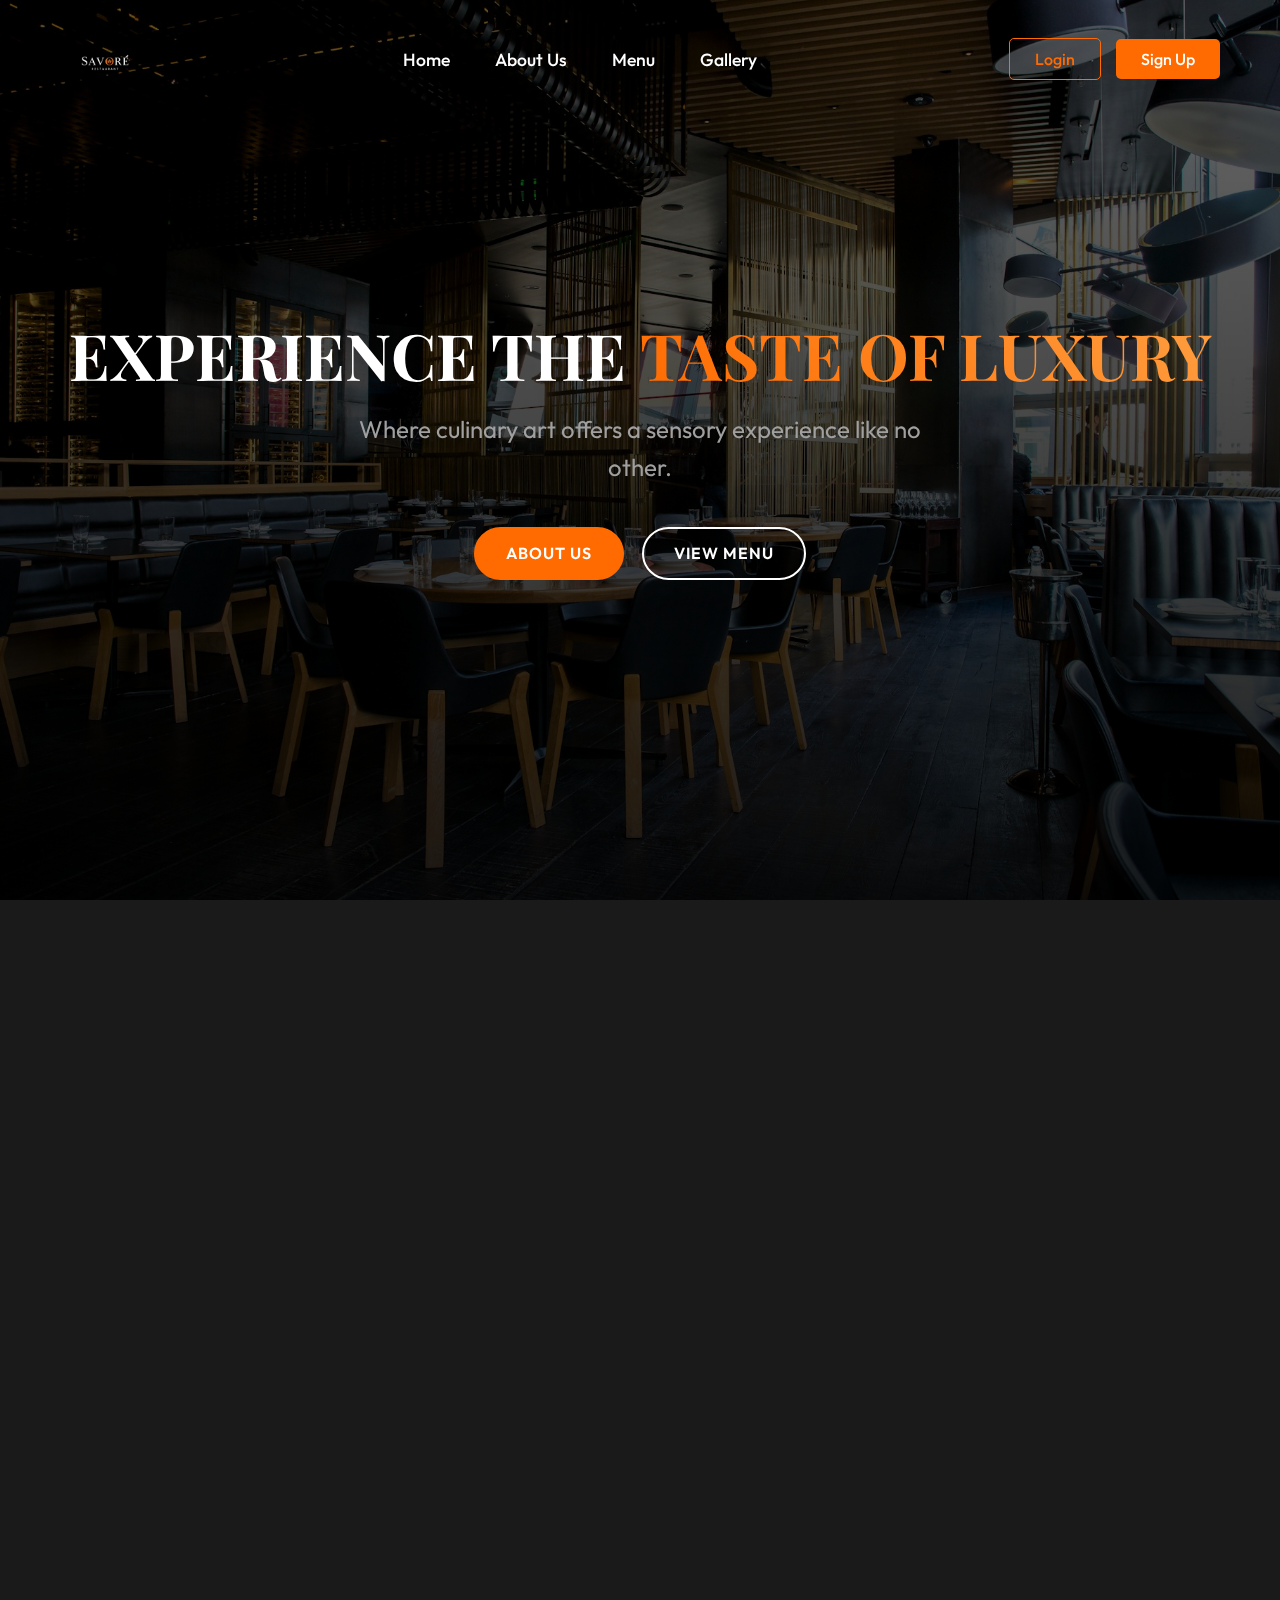
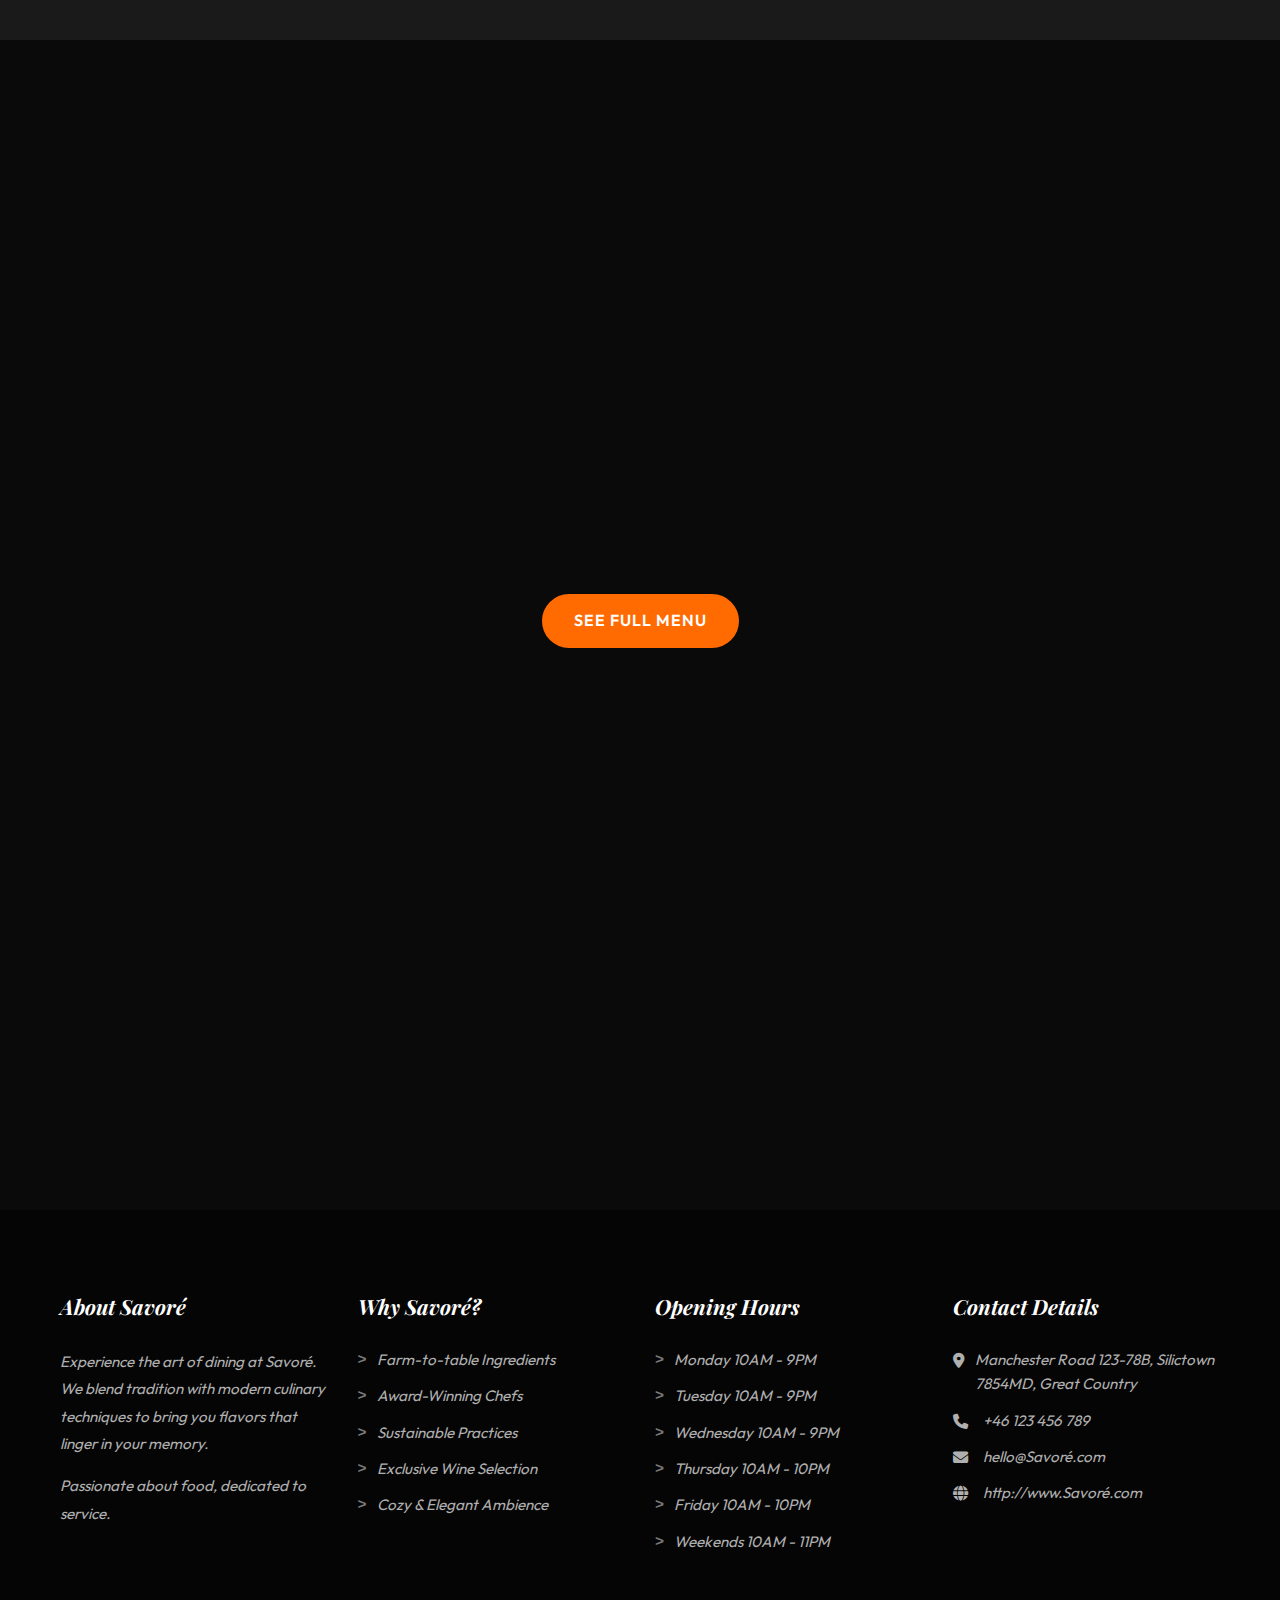
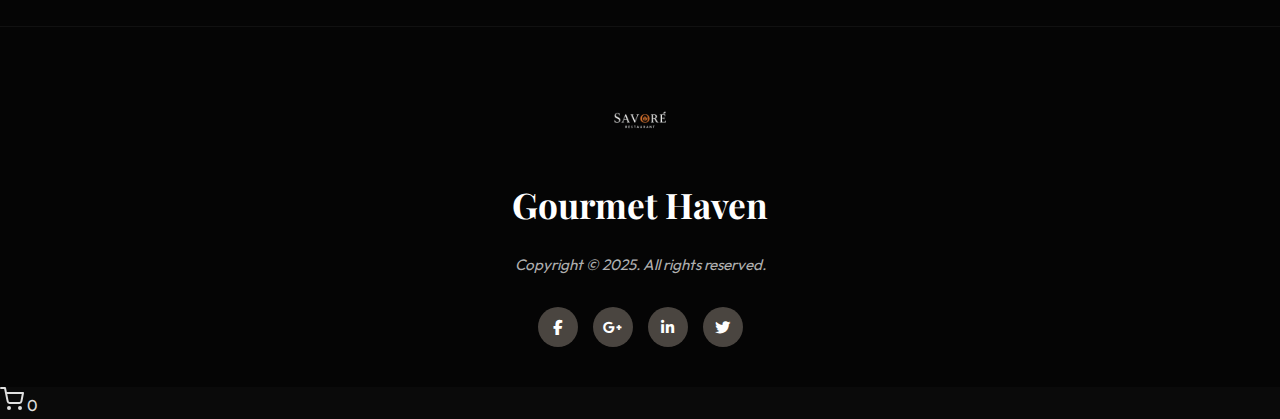
<file: index.html>
<!DOCTYPE html>
<html lang="en">

<head>
    <meta charset="UTF-8">
    <meta name="viewport" content="width=device-width, initial-scale=1.0">
    <title>Savoré</title>
    <link rel="icon" href="images/favicon.ico" />
    <!-- CSS -->
    <link rel="stylesheet" href="style.css">
    <!-- Font Awesome for Icons -->
    <link rel="stylesheet" href="https://cdnjs.cloudflare.com/ajax/libs/font-awesome/6.4.0/css/all.min.css">
    <!-- AOS Animation Library -->
    <link rel="stylesheet" href="https://unpkg.com/aos@next/dist/aos.css" />
    <!-- Google Fonts -->
    <link
        href="https://fonts.googleapis.com/css2?family=Outfit:wght@300;400;600;700&family=Playfair+Display:ital,wght@0,400;0,700;1,400&display=swap"
        rel="stylesheet">
</head>

<body>

    <!-- Navigation -->
    <nav class="navbar" id="navbar">
        <div class="container nav-container">
            <a href="index.html" class="logo">
                <img src="images/logo.png" alt="Gourmet Haven Logo">
            </a>
            <div class="menu-toggle" id="mobile-menu">
                <span class="bar"></span>
                <span class="bar"></span>
                <span class="bar"></span>
            </div>

            <!-- Centered Navigation Links -->
            <ul class="nav-menu center-nav">
                <li><a href="index.html" class="nav-link active">Home</a></li>
                <li><a href="#about" class="nav-link">About Us</a></li>
                <li><a href="menu.html" class="nav-link">Menu</a></li>
                <li><a href="#gallery" class="nav-link">Gallery</a></li>
            </ul>

            <!-- Right Aligned Auth Buttons -->
            <ul class="nav-auth">
                <li><a href="restaurant_login.html" class="nav-link btn-login">Login</a></li>
                <li><a href="restaurant_signup.html" class="nav-link btn-signup">Sign Up</a></li>
            </ul>
        </div>
    </nav>

    <!-- Hero Section -->
    <section class="hero" id="home">
        <div class="hero-bg-overlay"></div>
        <div class="hero-content" data-aos="fade-up" data-aos-duration="1000">
            <h1 class="hero-title">Experience the <span class="text-gradient">Taste of Luxury</span></h1>
            <p class="hero-subtitle">Where culinary art offers a sensory experience like no other.</p>
            <div class="hero-buttons">
                <a href="#about" class="btn btn-primary smooth-scroll">About Us</a>
                <a href="menu.html" class="btn btn-secondary">View Menu</a>
            </div>
        </div>
        <!-- Moving Background Elements (Animated via CSS) -->
        <div class="hero-floating-images">
            <!-- We will use CSS background on the hero section for the main effect, 
                 or floating elements here if we want parallax particles -->
        </div>
    </section>

    <!-- About Us Section -->
    <section class="about" id="about">
        <div class="container about-container">
            <div class="about-content-wrapper" data-aos="fade-right">
                <h2 class="section-title about-savaro-title">About Savoré</h2>
                <span class="divider-line"></span>
                <p>Welcome to Gourmet Haven, where tradition meets innovation. Our journey began with a simple passion:
                    to create an unforgettable dining experience. Every dish tells a story of heritage, flavor, and
                    dedication.</p>
                <p>We source the finest ingredients from local farmers and global artisans to bring you flavors that
                    excite the palate and warm the soul.</p>
                <div class="about-signature">
                    <img src="images/logo.png" alt="Signature" style="height: 40px; opacity: 0.7;">
                </div>
            </div>
            <div class="about-img-gallery" data-aos="zoom-in">
                <div class="img-box main-img">
                    <img src="images/about.jpg" alt="Restaurant Interior">
                </div>
                <div class="img-box sub-img">
                    <img src="images/steak.jpg" alt="Signature Dish">
                </div>
                <div class="experience-badge-floating">
                    <span class="count">15</span>
                    <span class="label">Years of<br>Magic</span>
                </div>
            </div>
        </div>
    </section>

    <!-- Featured Dishes (Gallery) -->
    <section class="featured" id="gallery">
        <div class="container">
            <div class="section-header text-center" data-aos="fade-up">
                <h4 class="section-subtitle">Delicacies</h4>
                <h2 class="section-title">Featured <span class="highlight">Dishes</span></h2>
            </div>
            <div class="gallery-grid">
                <div class="gallery-item" data-aos="zoom-in" data-aos-delay="100">
                    <img src="images/burger.jpg" alt="Gourmet Burger">
                    <div class="overlay">
                        <h3>Classic Burger</h3>
                        <p>Juicy beef patty with fresh veggies</p>
                    </div>
                </div>
                <div class="gallery-item" data-aos="zoom-in" data-aos-delay="200">
                    <img src="images/pizza.jpg" alt="Italian Pizza">
                    <div class="overlay">
                        <h3>Woodfire Pizza</h3>
                        <p>Authentic Italian taste</p>
                    </div>
                </div>
                <div class="gallery-item" data-aos="zoom-in" data-aos-delay="300">
                    <img src="images/pasta.jpg" alt="Creamy Pasta">
                    <div class="overlay">
                        <h3>Creamy Pasta</h3>
                        <p>Rich alfredo sauce with herbs</p>
                    </div>
                </div>
                <div class="gallery-item" data-aos="zoom-in" data-aos-delay="400">
                    <img src="images/steak.jpg" alt="Premium Steak">
                    <div class="overlay">
                        <h3>Grilled Steak</h3>
                        <p>Cooked to perfection</p>
                    </div>
                </div>
            </div>
            <div class="text-center mt-2">
                <a href="menu.html" class="btn btn-primary">See Full Menu</a>
            </div>
        </div>
    </section>

    <!-- Why Choose Us (Extra Section) -->
    <section class="why-us" id="why-us">
        <div class="container">
            <div class="why-us-grid">
                <div class="why-card" data-aos="fade-up" data-aos-delay="100">
                    <div class="icon-box">
                        <i class="fa-solid fa-truck-fast"></i>
                    </div>
                    <h3>Fast Delivery</h3>
                    <p>Hot and fresh food delivered to your doorstep in record time.</p>
                </div>
                <div class="why-card featured-card" data-aos="fade-up" data-aos-delay="200">
                    <div class="icon-box">
                        <i class="fa-solid fa-medal"></i>
                    </div>
                    <h3>Premium Quality</h3>
                    <p>We never compromise on quality. Only the best for our guests.</p>
                </div>
                <div class="why-card" data-aos="fade-up" data-aos-delay="300">
                    <div class="icon-box">
                        <i class="fa-solid fa-wine-glass"></i>
                    </div>
                    <h3>Exquisite Drinks</h3>
                    <p>A curated selection of wines and beverages to complement your meal.</p>
                </div>
            </div>
        </div>
    </section>

    <!-- Footer -->
    <footer class="footer-custom">
        <div class="container">
            <div class="footer-top-grid">
                <!-- Col 1: About Us -->
                <div class="footer-widget">
                    <h3 class="widget-title">About Savoré</h3>
                    <p class="footer-text">
                        Experience the art of dining at Savoré. We blend tradition with modern culinary techniques to
                        bring you flavors that linger in your memory.
                    </p>
                    <p class="footer-text mt-2">
                        Passionate about food, dedicated to service.
                    </p>
                </div>

                <!-- Col 2: Why we are special -->
                <div class="footer-widget">
                    <h3 class="widget-title">Why Savoré?</h3>
                    <ul class="footer-list arrow-list">
                        <li><a href="#">Farm-to-table Ingredients</a></li>
                        <li><a href="#">Award-Winning Chefs</a></li>
                        <li><a href="#">Sustainable Practices</a></li>
                        <li><a href="#">Exclusive Wine Selection</a></li>
                        <li><a href="#">Cozy & Elegant Ambience</a></li>
                    </ul>
                </div>

                <!-- Col 3: Opening Hours -->
                <div class="footer-widget">
                    <h3 class="widget-title">Opening Hours</h3>
                    <ul class="footer-list arrow-list">
                        <li><span>Monday 10AM - 9PM</span></li>
                        <li><span>Tuesday 10AM - 9PM</span></li>
                        <li><span>Wednesday 10AM - 9PM</span></li>
                        <li><span>Thursday 10AM - 10PM</span></li>
                        <li><span>Friday 10AM - 10PM</span></li>
                        <li><span>Weekends 10AM - 11PM</span></li>
                    </ul>
                </div>

                <!-- Col 4: Contact Details -->
                <div class="footer-widget">
                    <h3 class="widget-title">Contact Details</h3>
                    <ul class="footer-list icon-list">
                        <li><i class="fa-solid fa-location-dot"></i> <span>Manchester Road 123-78B, Silictown 7854MD,
                                Great Country</span></li>
                        <li><i class="fa-solid fa-phone"></i> <span>+46 123 456 789</span></li>
                        <li><i class="fa-solid fa-envelope"></i> <span>hello@Savoré.com</span></li>
                        <li><i class="fa-solid fa-globe"></i> <span>http://www.Savoré.com</span></li>
                    </ul>
                </div>
            </div>
        </div>

        <!-- Bottom Bar -->
        <div class="footer-bottom-bar">
            <div class="container footer-bottom-content">
                <div class="footer-brand-centered">
                    <img src="images/logo.png" alt="Bakery Logo">
                    <h2>Gourmet Haven</h2>
                </div>
                <p class="copyright-text">Copyright &copy; 2025. All rights reserved.</p>
                <div class="social-icons-round">
                    <a href="#"><i class="fa-brands fa-facebook-f"></i></a>
                    <a href="#"><i class="fa-brands fa-google-plus-g"></i></a>
                    <a href="#"><i class="fa-brands fa-linkedin-in"></i></a>
                    <a href="#"><i class="fa-brands fa-twitter"></i></a>
                </div>
            </div>
        </div>
    </footer>

    <!-- Floating Cart Button -->
    <a href="order.html" class="cart-float" id="cartFloat">
        <svg xmlns="http://www.w3.org/2000/svg" width="24" height="24" viewBox="0 0 24 24" fill="none"
            stroke="currentColor" stroke-width="2" stroke-linecap="round" stroke-linejoin="round">
            <circle cx="9" cy="21" r="1"></circle>
            <circle cx="20" cy="21" r="1"></circle>
            <path d="M1 1h4l2.68 13.39a2 2 0 0 0 2 1.61h9.72a2 2 0 0 0 2-1.61L23 6H6"></path>
        </svg>
        <span class="cart-count" id="cartCount">0</span>
    </a>

    <!-- Scripts -->
    <script src="https://unpkg.com/aos@next/dist/aos.js"></script>
    <script src="script.js"></script>
</body>

</html>
</file>
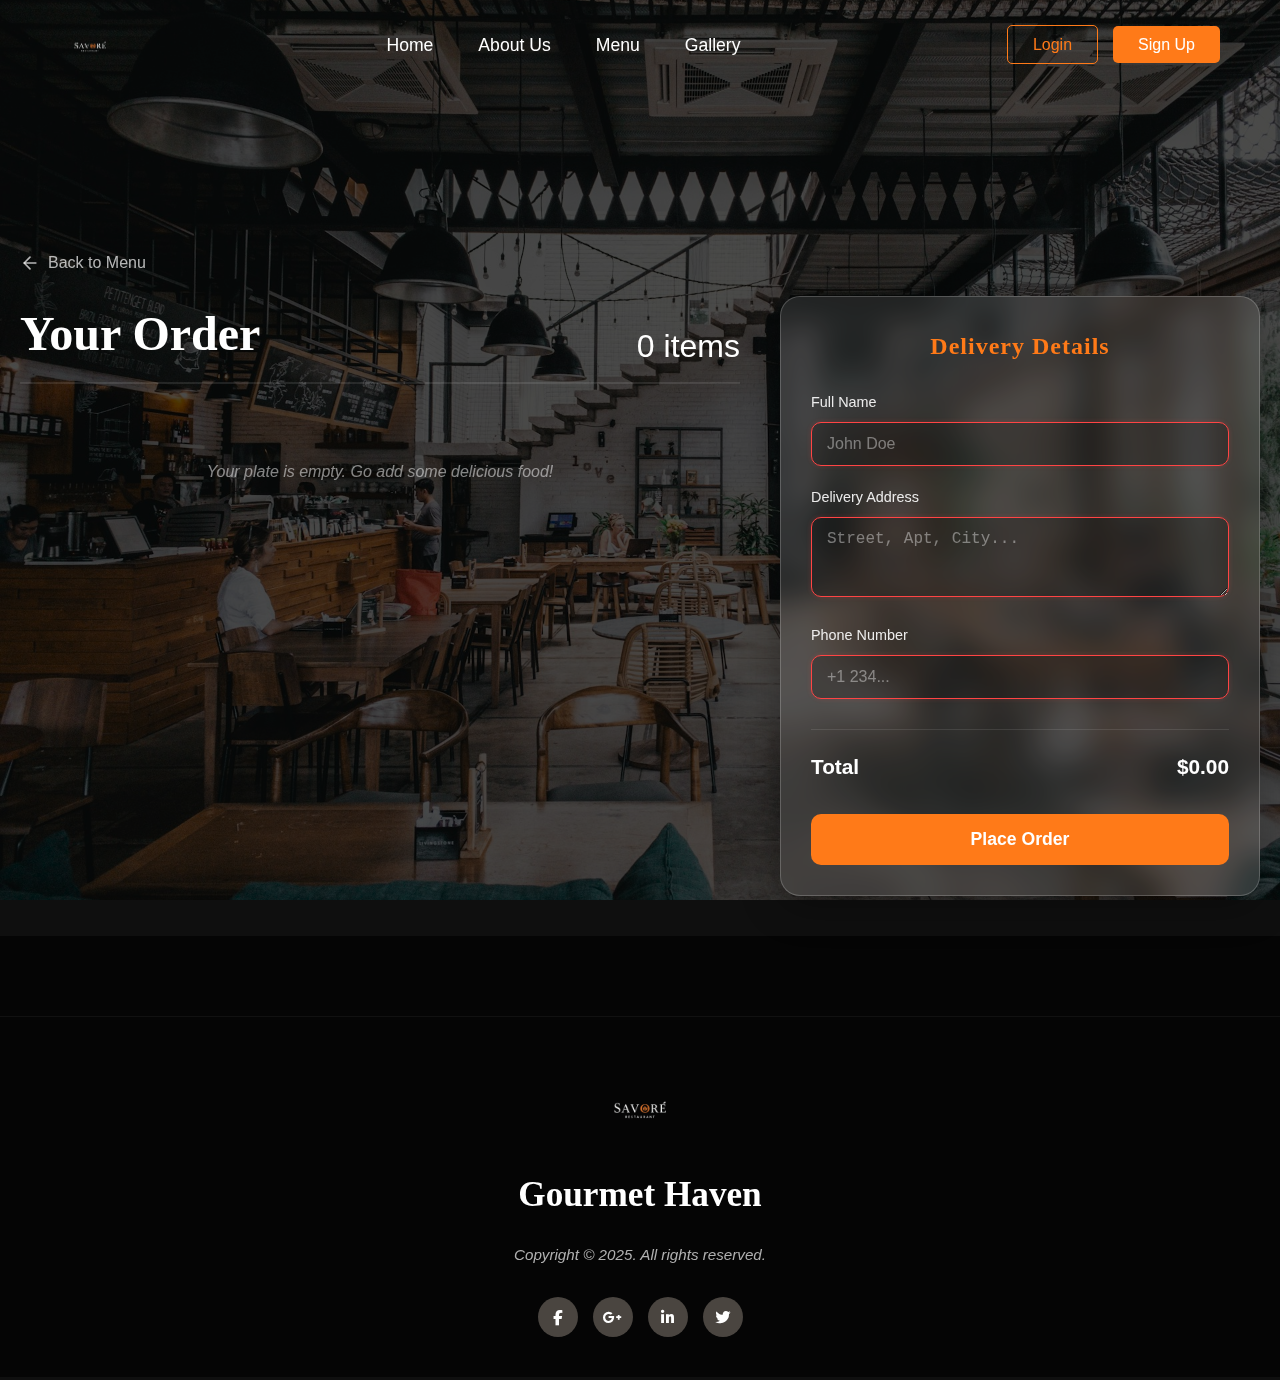
<file: order.html>
<!DOCTYPE html>
<html lang="en">

<head>
    <meta charset="UTF-8">
    <meta name="viewport" content="width=device-width, initial-scale=1.0">
    <title>Savoré - Checkout</title>
    <link rel="icon" href="images/favicon.ico" />

    <!-- Font Awesome for Icons -->
    <link rel="stylesheet" href="https://cdnjs.cloudflare.com/ajax/libs/font-awesome/6.4.0/css/all.min.css">
    <link rel="stylesheet" href="style.css">
    <link rel="stylesheet" href="signup_style.css"> <!-- Base styles -->
    <link rel="stylesheet" href="order_style.css">
</head>

<body class="order-page">
    <!-- Navigation -->
    <nav class="navbar" id="navbar">
        <div class="container nav-container">
            <a href="index.html" class="logo">
                <img src="images/logo.png" alt="Gourmet Haven Logo">
            </a>
            <div class="menu-toggle" id="mobile-menu">
                <span class="bar"></span>
                <span class="bar"></span>
                <span class="bar"></span>
            </div>

            <!-- Centered Navigation Links -->
            <ul class="nav-menu center-nav">
                <li><a href="index.html" class="nav-link">Home</a></li>
                <li><a href="index.html#about" class="nav-link">About Us</a></li>
                <li><a href="menu.html" class="nav-link">Menu</a></li>
                <li><a href="index.html#gallery" class="nav-link">Gallery</a></li>
            </ul>

            <!-- Right Aligned Auth Buttons -->
            <ul class="nav-auth">
                <li><a href="restaurant_login.html" class="nav-link btn-login">Login</a></li>
                <li><a href="restaurant_signup.html" class="nav-link btn-signup">Sign Up</a></li>
            </ul>
        </div>
    </nav>
    <!-- Reuse Background -->
    <div class="background-slider">
        <div class="slide active" style="background-image: url('images/background3.jpg')"></div>
    </div>

    <div class="order-container">
        <a href="menu.html" class="back-link">
            <svg width="20" height="20" viewBox="0 0 24 24" fill="none" stroke="currentColor" stroke-width="2"
                stroke-linecap="round" stroke-linejoin="round">
                <path d="M19 12H5" />
                <path d="M12 19l-7-7 7-7" />
            </svg>
            Back to Menu
        </a>

        <div class="checkout-layout">
            <!-- Cart Section -->
            <div class="cart-section">
                <div class="section-title">
                    <h2>Your Order</h2>
                    <span id="itemCount">0 items</span>
                </div>

                <div class="cart-items" id="cartItems">
                    <!-- Items injected via JS -->
                    <div class="empty-cart">Your plate is empty. Go add some delicious food!</div>
                </div>
            </div>

            <!-- Checkout Form Section -->
            <div class="checkout-section">
                <div class="glass-form">
                    <h2>Delivery Details</h2>
                    <br>
                    <form id="checkoutForm">
                        <div class="form-group">
                            <label>Full Name</label>
                            <input type="text" placeholder="John Doe" required>
                        </div>
                        <div class="form-group">
                            <label>Delivery Address</label>
                            <textarea rows="3" placeholder="Street, Apt, City..." required></textarea>
                        </div>
                        <div class="form-group">
                            <label>Phone Number</label>
                            <input type="tel" placeholder="+1 234..." required>
                        </div>

                        <div class="total-row">
                            <span>Total</span>
                            <span id="grandTotal">$0.00</span>
                        </div>

                        <button type="submit" class="place-order-btn">Place Order</button>
                    </form>
                </div>
            </div>
        </div>
    </div>

    <!-- Footer -->
    <footer class="footer-custom">


        <!-- Bottom Bar -->
        <div class="footer-bottom-bar">
            <div class="container footer-bottom-content">
                <div class="footer-brand-centered">
                    <img src="images/logo.png" alt="Bakery Logo">
                    <h2>Gourmet Haven</h2>
                </div>
                <p class="copyright-text">Copyright &copy; 2025. All rights reserved.</p>
                <div class="social-icons-round">
                    <a href="#"><i class="fa-brands fa-facebook-f"></i></a>
                    <a href="#"><i class="fa-brands fa-google-plus-g"></i></a>
                    <a href="#"><i class="fa-brands fa-linkedin-in"></i></a>
                    <a href="#"><i class="fa-brands fa-twitter"></i></a>
                </div>
            </div>
        </div>
    </footer>
    <script src="order_script.js"></script>
</body>

</html>
</file>
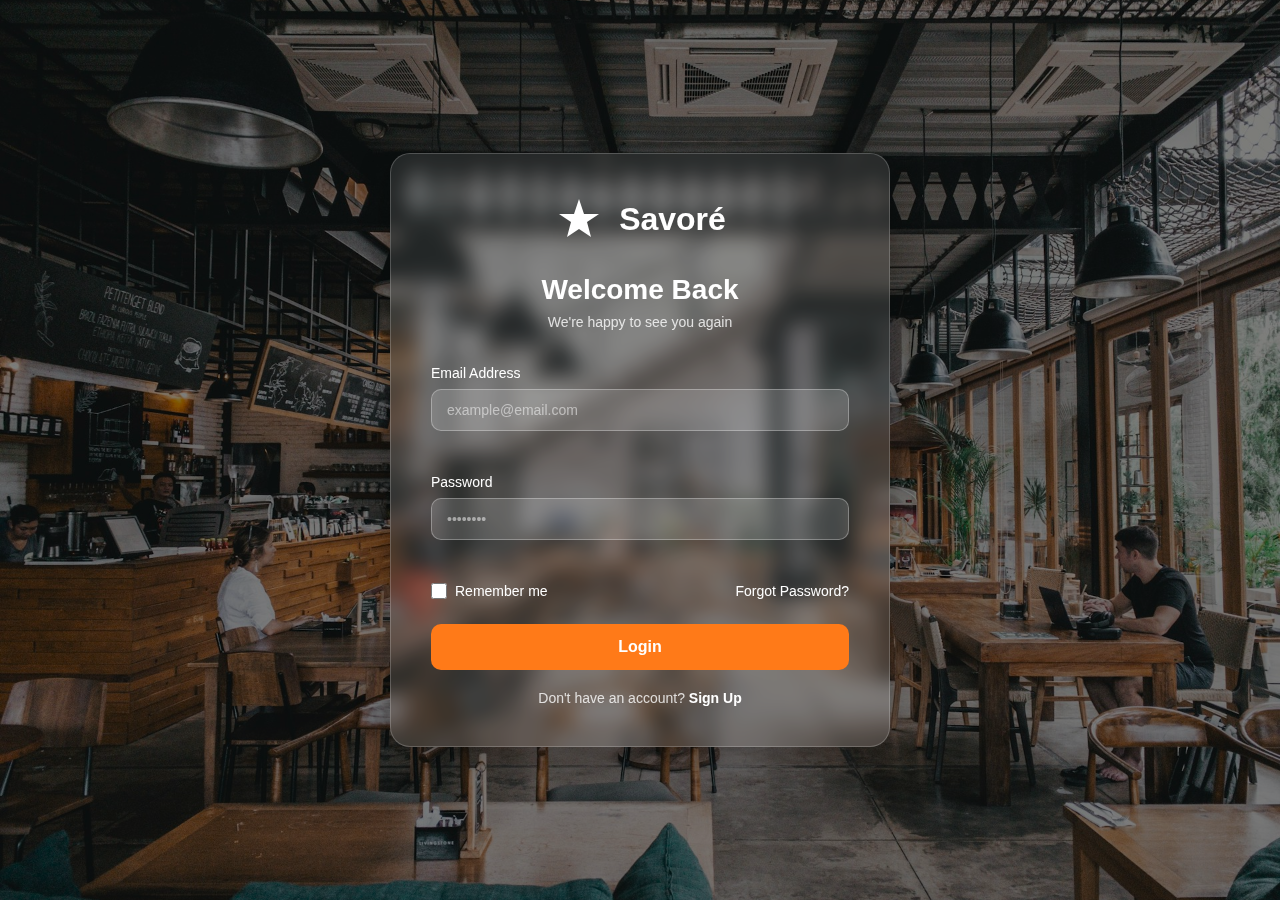
<file: restaurant_login.html>
<!DOCTYPE html>
<html lang="en">

<head>
    <meta charset="UTF-8">
    <meta name="viewport" content="width=device-width, initial-scale=1.0">
    <title>Login - Restaurant</title>
    <link rel="icon" href="images/favicon.ico" />

    <link rel="stylesheet" href="login_style.css">
</head>

<body>
    <div class="background-slider">
        <div class="slide active" style="background-image: url('images/background3.jpg')"></div>
        <div class="slide" style="background-image: url('images/background2.jpg')"></div>
        <div class="slide" style="background-image: url('images/background3.jpg')"></div>
    </div>

    <div class="container">
        <div class="glass-form">
            <div class="logo">
                <svg width="50" height="50" viewBox="0 0 50 50" fill="none" xmlns="http://www.w3.org/2000/svg">
                    <path d="M25 5L30 20H45L33 28L37 43L25 35L13 43L17 28L5 20H20L25 5Z" fill="currentColor" />
                </svg>
                <h1>Savoré</h1>
            </div>

            <div class="welcome-text">
                <h2>Welcome Back</h2>
                <p>We're happy to see you again</p>
            </div>

            <form id="loginForm" novalidate>
                <div class="input-group">
                    <label for="email">Email Address</label>
                    <input type="text" id="email" name="email" placeholder="example@email.com" required>
                    <span class="error-message"></span>
                </div>

                <div class="input-group">
                    <label for="password">Password</label>
                    <input type="password" id="password" name="password" placeholder="••••••••" required>
                    <span class="error-message"></span>
                </div>

                <div class="options">
                    <label class="remember-me">
                        <input type="checkbox" id="remember">
                        <span>Remember me</span>
                    </label>
                    <a href="#" class="forgot-password">Forgot Password?</a>
                </div>

                <button type="submit" class="submit-btn">Login</button>

                <div class="signup-link">
                    Don't have an account? <a href="restaurant_signup.html">Sign Up</a>
                </div>
            </form>
        </div>
    </div>

    <script src="login_script.js"></script>
</body>

</html>
</file>
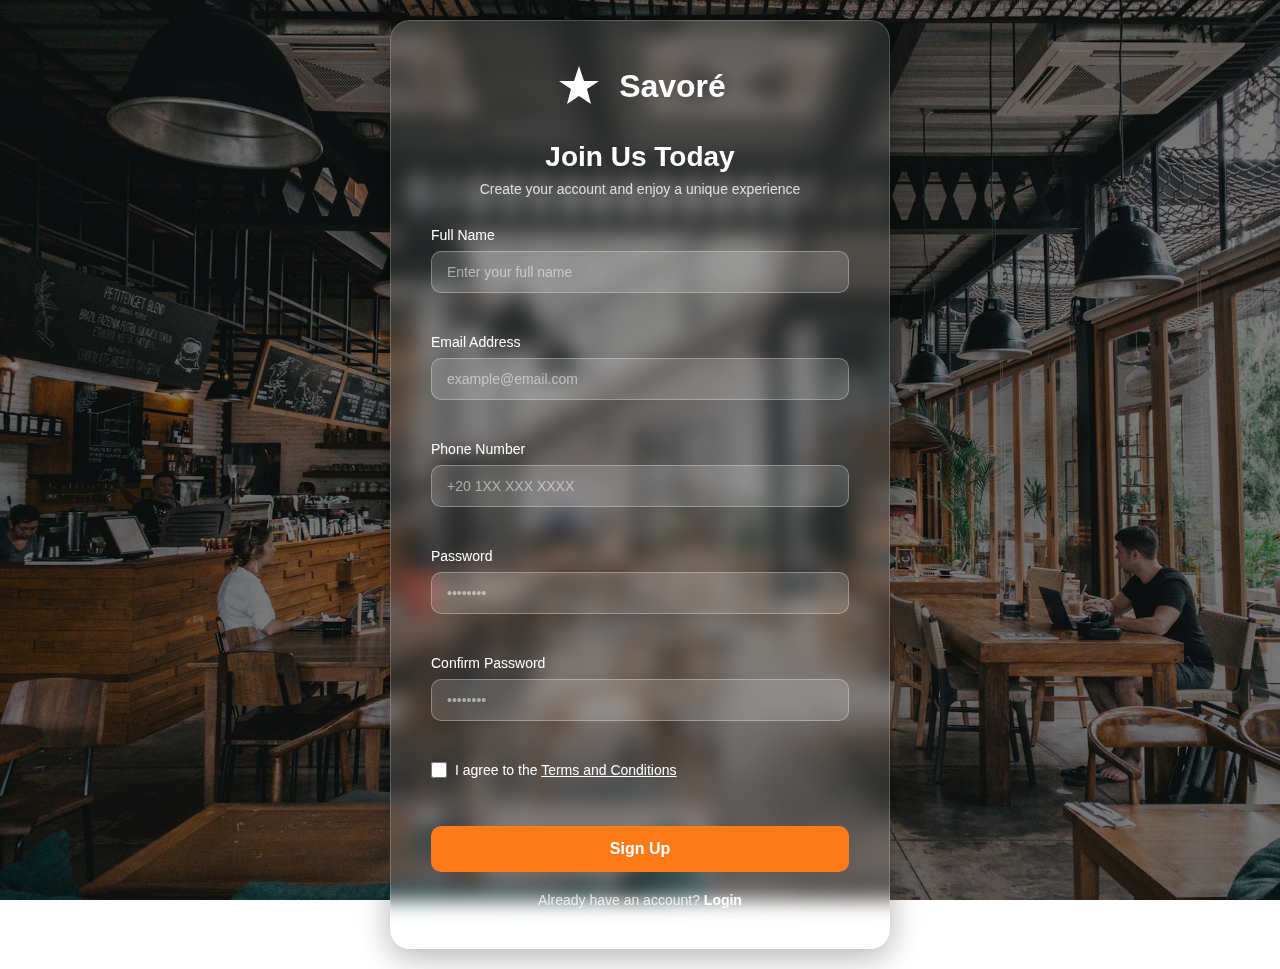
<file: restaurant_signup.html>
<!DOCTYPE html>
<html lang="en">

<head>
    <meta charset="UTF-8">
    <meta name="viewport" content="width=device-width, initial-scale=1.0">
    <title>Sign Up - Restaurant</title>
    <link rel="icon" href="images/favicon.ico" />

    <link rel="stylesheet" href="signup_style.css">
</head>

<body>
    <div class="background-slider">
        <div class="slide active" style="background-image: url('images/background3.jpg')"></div>
        <div class="slide" style="background-image: url('images/background2.jpg')"></div>
        <div class="slide" style="background-image: url('images/background3.jpg')"></div>
    </div>

    <div class="container">
        <div class="glass-form">
            <div class="logo">
                <svg width="50" height="50" viewBox="0 0 50 50" fill="none" xmlns="http://www.w3.org/2000/svg">
                    <path d="M25 5L30 20H45L33 28L37 43L25 35L13 43L17 28L5 20H20L25 5Z" fill="currentColor" />
                </svg>
                <h1>Savoré</h1>
            </div>

            <div class="welcome-text">
                <h2>Join Us Today</h2>
                <p>Create your account and enjoy a unique experience</p>
            </div>

            <form id="signupForm" novalidate>
                <div class="input-group">
                    <label for="fullname">Full Name</label>
                    <input type="text" id="fullname" name="fullname" placeholder="Enter your full name" required>
                    <span class="error-message"></span>
                </div>

                <div class="input-group">
                    <label for="email">Email Address</label>
                    <input type="text" id="email" name="email" placeholder="example@email.com" required>
                    <span class="error-message"></span>
                </div>

                <div class="input-group">
                    <label for="phone">Phone Number</label>
                    <input type="text" id="phone" name="phone" placeholder="+20 1XX XXX XXXX" required>
                    <span class="error-message"></span>
                </div>

                <div class="input-group">
                    <label for="password">Password</label>
                    <input type="password" id="password" name="password" placeholder="••••••••" required>
                    <span class="error-message"></span>
                </div>

                <div class="input-group">
                    <label for="confirmPassword">Confirm Password</label>
                    <input type="password" id="confirmPassword" name="confirmPassword" placeholder="••••••••" required>
                    <span class="error-message"></span>
                </div>

                <div class="terms">
                    <label>
                        <input type="checkbox" id="terms" required>
                        <span>I agree to the <a href="#">Terms and Conditions</a></span>
                    </label>
                    <span class="error-message"></span>
                </div>

                <button type="submit" class="submit-btn">Sign Up</button>

                <div class="login-link">
                    Already have an account? <a href="restaurant_login.html">Login</a>
                </div>
            </form>
        </div>
    </div>

    <script src="signup_script.js"></script>
</body>

</html>
</file>
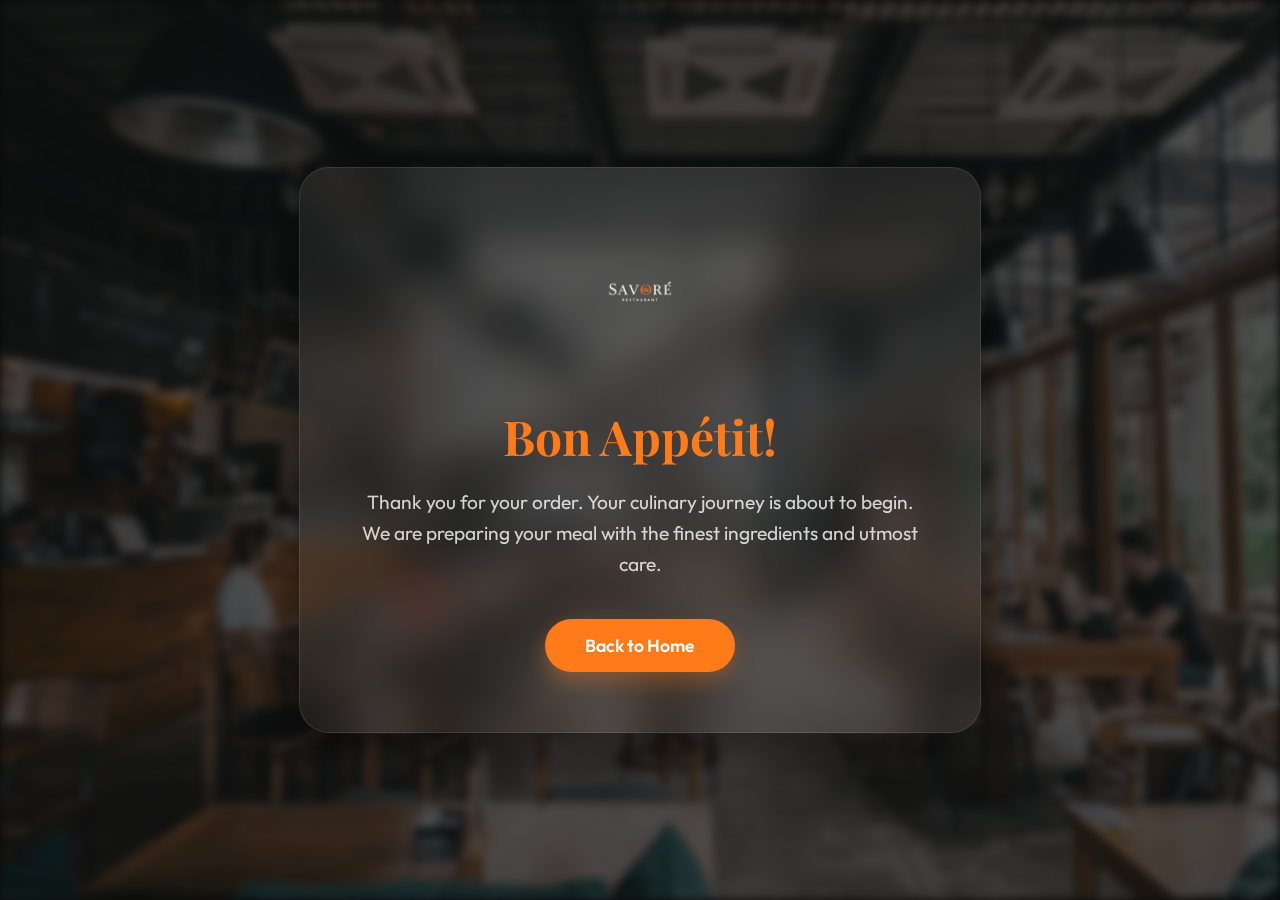
<file: welcome.html>
<!DOCTYPE html>
<html lang="en">

<head>
    <meta charset="UTF-8">
    <meta name="viewport" content="width=device-width, initial-scale=1.0">
    <title>Welcome to Savoré</title>
        <link rel="icon" href="images/favicon.ico" />

    <!-- Google Fonts -->
    <link
        href="https://fonts.googleapis.com/css2?family=Outfit:wght@300;400;600;700&family=Playfair+Display:ital,wght@0,400;0,700;1,400&display=swap"
        rel="stylesheet">
    <link rel="stylesheet" href="welcome_style.css">
</head>

<body>
    <div class="welcome-container">
        <div class="logo-container">
            <img src="images/logo.png" alt="Savoré Logo">
        </div>
        <h1>Bon Appétit!</h1>
        <p class="message">
            Thank you for your order. Your culinary journey is about to begin.<br>
            We are preparing your meal with the finest ingredients and utmost care.
        </p>
        <a href="index.html" class="btn-home">Back to Home</a>
    </div>
</body>

</html>
</file>
<file: style.css>
/* Global Styles */
:root {
    --primary-color: #ff6b00;
    --primary-dark: #cc5500;
    --bg-color: #0a0a0a;
    --bg-secondary: #161616;
    --text-color: #e0e0e0;
    --text-muted: #a0a0a0;
    --white: #ffffff;
    --black: #000000;
    --border-radius: 12px;
    --transition: all 0.3s ease;
    --font-head: 'Playfair Display', serif;
    --font-body: 'Outfit', sans-serif;
}

* {
    margin: 0;
    padding: 0;
    box-sizing: border-box;
    scroll-behavior: smooth;
}

body {
    font-family: var(--font-body);
    background-color: var(--bg-color);
    color: var(--text-color);
    line-height: 1.6;
    overflow-x: hidden;
}

h1,
h2,
h3,
h4 {
    font-family: var(--font-head);
    color: var(--white);
    font-weight: 700;
}

a {
    text-decoration: none;
    color: inherit;
    transition: var(--transition);
}

ul {
    list-style: none;
}

img {
    max-width: 100%;
    display: block;
}

.container {
    max-width: 1200px;
    margin: 0 auto;
    padding: 0 20px;
}

.text-center {
    text-align: center;
}

.highlight {
    color: var(--primary-color);
}

/* Buttons */
.btn {
    display: inline-block;
    padding: 12px 30px;
    font-size: 1rem;
    font-weight: 600;
    border-radius: 50px;
    cursor: pointer;
    transition: var(--transition);
    text-transform: uppercase;
    letter-spacing: 1px;
}

.btn-primary {
    background-color: var(--primary-color);
    color: var(--white);
    border: 2px solid var(--primary-color);
}

.btn-primary:hover {
    background-color: transparent;
    color: var(--primary-color);
    transform: translateY(-3px);
    box-shadow: 0 5px 15px rgba(255, 107, 0, 0.3);
}

.btn-secondary {
    background-color: transparent;
    color: var(--white);
    border: 2px solid var(--white);
    margin-left: 15px;
}

.btn-secondary:hover {
    background-color: var(--white);
    color: var(--black);
    transform: translateY(-3px);
}

.btn-outline {
    border: 2px solid var(--primary-color);
    color: var(--primary-color);
    margin-top: 20px;
}

.btn-outline:hover {
    background-color: var(--primary-color);
    color: var(--white);
}

/* Navbar */
.navbar {
    position: fixed;
    top: 0;
    left: 0;
    width: 100%;
    z-index: 1000;
    padding: 15px 0;
    background: transparent;
    transition: var(--transition);
}

.navbar.scrolled {
    background: rgba(10, 10, 10, 0.95);
    padding: 10px 0;
    box-shadow: 0 2px 10px rgba(0, 0, 0, 0.5);
    backdrop-filter: blur(10px);
}

.nav-container {
    display: flex;
    justify-content: space-between;
    align-items: center;
    flex-wrap: nowrap;
    /* Prevent wrapping of items */
}

.logo img {
    height: 90px;
    /* Adjusted after crop */
    transition: var(--transition);
}

.navbar.scrolled .logo img {
    height: 70px;
}

.nav-menu.center-nav {
    display: flex;
    gap: 45px;
    align-items: center;
    margin: 0 auto;
    /* Center the links */
    justify-content: center;
    flex-grow: 1;
}

/* Nav Link Underline Effect */
.nav-link {
    font-size: 1.1rem;
    font-weight: 500;
    color: var(--white);
    position: relative;
    padding: 5px 0;
    white-space: nowrap;
    /* Prevent wrapping */
}

.nav-link:not(.btn-login):not(.btn-signup)::after {
    content: '';
    position: absolute;
    bottom: 0;
    left: 0;
    width: 0%;
    height: 2px;
    background-color: var(--primary-color);
    transition: width 0.3s;
}

.nav-link:not(.btn-login):not(.btn-signup):hover::after,
.nav-link.active::after {
    width: 100%;
}

/* Auth Buttons Group */
.nav-auth {
    display: flex;
    gap: 15px;
    align-items: center;
}

.btn-login,
.btn-signup {
    padding: 10px 25px;
    border-radius: 5px;
    font-size: 1rem;
    position: relative;
    text-decoration: none !important;
    white-space: nowrap;
}

/* Ensure no underline on these */
.btn-login::after,
.btn-signup::after {
    display: none;
}

.btn-login {
    border: 1px solid var(--primary-color);
    color: var(--primary-color);
}

.btn-login:hover {
    background: var(--primary-color);
    color: var(--white);
}

.btn-signup {
    background: var(--primary-color);
    color: var(--white);
}

.btn-signup:hover {
    background: var(--primary-dark);
}

/* Mobile Menu Toggle */
.mobile-auth-container {
    display: none;
}

.menu-toggle {
    display: none;
    cursor: pointer;
    z-index: 1001;
}

.menu-toggle .bar {
    width: 30px;
    height: 3px;
    background-color: var(--white);
    margin: 6px 0;
    transition: 0.4s;
    border-radius: 2px;
}

/* Burger Animation */
.menu-toggle.active .bar:nth-child(1) {
    transform: rotate(-45deg) translate(-7px, 6px);
    background-color: var(--primary-color);
}

.menu-toggle.active .bar:nth-child(2) {
    opacity: 0;
}

.menu-toggle.active .bar:nth-child(3) {
    transform: rotate(45deg) translate(-7px, -6px);
    background-color: var(--primary-color);
}

/* Hero Section */
.hero {
    height: 100vh;
    width: 100%;
    position: relative;
    display: flex;
    align-items: center;
    justify-content: center;
    text-align: center;
    overflow: hidden;
    background: #000;
}

/* Background Animation (Ken Burns) */
.hero::before {
    content: '';
    position: absolute;
    top: 0;
    left: 0;
    width: 100%;
    height: 100%;
    /* Default image, overridden by JS if needed */
    background-image: var(--hero-bg, url('images/background2.jpg'));
    background-size: cover;
    background-position: center;
    opacity: 0.6;
    animation: zoomEffect 20s infinite alternate;
    z-index: 1;
    transition: background-image 1s ease-in-out;
}

/* Or using multiple images via animation if user wanted "moving images" plual */
@keyframes zoomEffect {
    0% {
        transform: scale(1);
    }

    100% {
        transform: scale(1.15);
    }
}

.hero-bg-overlay {
    position: absolute;
    top: 0;
    left: 0;
    width: 100%;
    height: 100%;
    background: linear-gradient(to bottom, rgba(0, 0, 0, 0.3), rgba(0, 0, 0, 0.8));
    z-index: 2;
}

.hero-content {
    position: relative;
    z-index: 3;
    padding: 0 20px;
}

.hero-title {
    font-size: 4rem;
    line-height: 1.1;
    margin-bottom: 20px;
    text-transform: uppercase;
}

.text-gradient {
    background: linear-gradient(45deg, var(--primary-color), #ff9e40);
    -webkit-background-clip: text;
    background-clip: text;
    -webkit-text-fill-color: transparent;
}

.hero-subtitle {
    font-size: 1.5rem;
    color: var(--text-muted);
    margin-bottom: 40px;
    max-width: 600px;
    margin-left: auto;
    margin-right: auto;
}

/* About Section Redesign */
.about {
    padding: 120px 0;
    background-color: #1a1a1a;
    position: relative;
    overflow: hidden;
}

.about-container {
    display: grid;
    grid-template-columns: 1fr 1fr;
    gap: 80px;
    align-items: center;
}

.about-content-wrapper {
    position: relative;
    z-index: 2;
}

/* About Savaro Title Styling */
.about-savaro-title {
    font-size: 4rem;
    /* Big */
    font-family: 'Playfair Display', serif;
    color: var(--primary-color);
    letter-spacing: 2px;
    margin-bottom: 20px;
    font-style: italic;
    text-shadow: 2px 2px 10px rgba(0, 0, 0, 0.5);
}

.divider-line {
    display: block;
    width: 60px;
    height: 3px;
    background: var(--primary-color);
    margin: 20px 0 30px;
}

.about-content-wrapper p {
    color: #b0b0b0;
    margin-bottom: 20px;
    font-size: 1.05rem;
}

.about-signature {
    margin-top: 30px;
    opacity: 0.8;
}

/* About Image Grid */
.about-img-gallery {
    position: relative;
    height: 500px;
}

.img-box {
    position: absolute;
    border-radius: var(--border-radius);
    overflow: hidden;
    box-shadow: 0 15px 30px rgba(0, 0, 0, 0.4);
    border: 5px solid rgba(255, 255, 255, 0.05);
}

.main-img {
    width: 80%;
    height: auto;
    top: 0;
    left: 0;
    z-index: 1;
}

.sub-img {
    width: 55%;
    bottom: 20px;
    right: 0;
    z-index: 2;
    border-color: var(--bg-secondary);
}

.experience-badge-floating {
    position: absolute;
    top: 50%;
    left: 50%;
    transform: translate(-50%, -50%);
    background: var(--primary-color);
    color: var(--white);
    padding: 25px;
    border-radius: 50%;
    width: 140px;
    height: 140px;
    display: flex;
    flex-direction: column;
    justify-content: center;
    align-items: center;
    z-index: 3;
    box-shadow: 0 0 0 10px rgba(255, 107, 0, 0.2);
    text-align: center;
}

.experience-badge-floating .count {
    font-size: 2.5rem;
    font-weight: 700;
    line-height: 1;
    font-family: var(--font-head);
}

.experience-badge-floating .label {
    font-size: 0.8rem;
    text-transform: uppercase;
    letter-spacing: 1px;
}

/* Featured Dishes */
.featured {
    padding: 100px 0;
    background-color: var(--bg-color);
}

.gallery-grid {
    display: grid;
    grid-template-columns: repeat(auto-fit, minmax(250px, 1fr));
    gap: 30px;
    margin-top: 50px;
    margin-bottom: 40px;
}

.gallery-item {
    position: relative;
    border-radius: var(--border-radius);
    overflow: hidden;
    height: 300px;
    cursor: pointer;
}

.gallery-item img {
    width: 100%;
    height: 100%;
    object-fit: cover;
    transition: transform 0.5s;
}

.gallery-item:hover img {
    transform: scale(1.1);
}

.gallery-item .overlay {
    position: absolute;
    bottom: 0;
    left: 0;
    width: 100%;
    padding: 20px;
    background: linear-gradient(to top, rgba(0, 0, 0, 0.9), transparent);
    transform: translateY(100%);
    transition: transform 0.3s;
}

.gallery-item:hover .overlay {
    transform: translateY(0);
}

.overlay h3 {
    font-size: 1.2rem;
    margin-bottom: 5px;
}

/* Why Choose Us */
.why-us {
    padding: 100px 0;
    background-image: linear-gradient(rgba(0, 0, 0, 0.8), rgba(0, 0, 0, 0.8)), url('images/background3.jpg');
    background-attachment: fixed;
    background-size: cover;
}

.why-us-grid {
    display: grid;
    grid-template-columns: repeat(auto-fit, minmax(300px, 1fr));
    gap: 30px;
}

.why-card {
    background: rgba(255, 255, 255, 0.05);
    backdrop-filter: blur(10px);
    padding: 40px;
    border-radius: var(--border-radius);
    text-align: center;
    transition: var(--transition);
    border: 1px solid rgba(255, 255, 255, 0.1);
}

.why-card:hover {
    transform: translateY(-10px);
    background: rgba(255, 107, 0, 0.1);
    border-color: var(--primary-color);
}

.icon-box {
    font-size: 2.5rem;
    color: var(--primary-color);
    margin-bottom: 20px;
}

.why-card h3 {
    margin-bottom: 15px;
}

.why-card p {
    color: var(--text-muted);
}

/* Footer Custom Redesign */
.footer-custom {
    background-color: #050505;
    color: #b0b0b0;
    padding-top: 80px;
    font-size: 0.95rem;
}

.footer-top-grid {
    display: grid;
    grid-template-columns: repeat(4, 1fr);
    gap: 30px;
    padding-bottom: 60px;
}

.widget-title {
    color: #fff;
    font-family: var(--font-head);
    font-size: 1.3rem;
    margin-bottom: 25px;
    font-weight: 700;
}

.footer-custom {
    background-color: #050505;
    color: #b0b0b0;
    padding-top: 80px;
    font-size: 0.95rem;
    font-style: italic;
    /* Italic text as requested */
}

.footer-text {
    line-height: 1.8;
    margin-bottom: 15px;
}

.footer-list {
    padding: 0;
}

.footer-list li {
    margin-bottom: 12px;
    display: flex;
    align-items: flex-start;
    gap: 10px;
    transition: var(--transition);
}

.arrow-list li::before {
    content: '>';
    color: #7a7a7a;
    font-weight: bold;
    font-family: monospace;
}

.arrow-list li:hover {
    color: var(--white);
    padding-left: 5px;
}

.arrow-list li:hover::before {
    color: var(--white);
}

.icon-list li i {
    color: #b0b0b0;
    margin-top: 5px;
    width: 20px;
}

/* Footer Bottom Bar */
.footer-bottom-bar {
    background-color: #050505;
    /* Black seamless */
    padding: 40px 0;
    text-align: center;
    border-top: 1px solid rgba(255, 255, 255, 0.05);
}

.footer-bottom-content {
    display: flex;
    flex-direction: column;
    align-items: center;
    gap: 20px;
}

.footer-brand-centered {
    display: flex;
    align-items: center;
    flex-direction: column;
    gap: 10px;
}

.footer-brand-centered img {
    height: 100px;
    /* Footer Logo Bigger */
}

.footer-brand-centered h2 {
    font-size: 2.2rem;
    color: var(--white);
    font-family: var(--font-head);
    font-style: normal;
}

.social-icons-round {
    display: flex;
    gap: 15px;
    margin-top: 10px;
}

.social-icons-round a {
    width: 40px;
    height: 40px;
    background: #4a4540;
    border-radius: 50%;
    display: flex;
    align-items: center;
    justify-content: center;
    color: #fff;
    transition: var(--transition);
}

.social-icons-round a:hover {
    background: var(--primary-color);
    transform: rotate(360deg);
}

/* Responsive Design */
/* Responsive Design */
@media (max-width: 900px) {
    .navbar {
        padding: 15px 0;
    }

    .logo img {
        height: 60px;
    }

    .navbar.scrolled .logo img {
        height: 50px;
    }

    /* Mobile Menu Toggle button */
    .menu-toggle {
        display: block !important;
        cursor: pointer;
        z-index: 1002;
        width: 35px;
        height: 25px;
        position: relative;
    }

    .menu-toggle .bar {
        display: block;
        width: 100%;
        height: 3px;
        background-color: #fff;
        margin: 5px 0;
        border-radius: 3px;
        transition: 0.4s;
    }

    /* Off-canvas Menu Base Styles */
    /* Off-canvas Side Menu (Glassmorphism) */
    /* Off-canvas Side Menu (Glassmorphism) */
    .nav-menu.center-nav,
    .nav-menu {
        position: fixed;
        top: 0;
        right: -350px;
        /* Start off-screen right */
        left: auto;
        /* Reset left */
        width: 300px;
        /* Fixed width sidebar */
        height: 100vh;
        background: rgba(20, 20, 20, 0.8);
        /* Slightly darker for better visibility */
        flex-direction: column;
        justify-content: flex-start;
        /* Start from top */
        align-items: center;
        transition: 0.4s cubic-bezier(0.4, 0, 0.2, 1);
        z-index: 1000;
        padding-top: 120px;
        /* Push items below the X icon */
        margin: 0;
        backdrop-filter: blur(20px);
        -webkit-backdrop-filter: blur(20px);
        box-shadow: -10px 0 30px rgba(0, 0, 0, 0.5);
        border-left: 1px solid rgba(255, 255, 255, 0.1);
    }

    /* Active State: Slide in */
    .nav-menu.center-nav.active {
        right: 0;
        left: auto;
        display: flex;
    }

    /* Auth Buttons inside sidebar */
    /* Auth Buttons inside sidebar */
    .nav-auth {
        position: fixed;
        bottom: 80px;
        right: -350px;
        left: auto;
        width: 300px;
        height: auto;
        opacity: 0;
        transition: 0.5s ease;
        z-index: 1005;
        /* Max z-index */
        gap: 15px;
        flex-direction: column;
        align-items: center;
        justify-content: center;
        background: transparent;
        transform: none;
        top: auto;
        display: flex !important;
        pointer-events: none;
    }

    .nav-auth.active {
        opacity: 1;
        right: 0;
        transform: none;
        left: auto;
        pointer-events: all;
    }

    /* Style buttons for visibility on dark glass */
    .nav-auth .btn-login,
    .nav-auth .btn-signup {
        width: 80%;
        text-align: center;
        background: rgba(0, 0, 0, 0.5);
        /* Semi-transparent background */
        backdrop-filter: blur(5px);
        border: 1px solid var(--primary-color);
        color: var(--white);
    }

    .nav-auth .btn-signup {
        background: var(--primary-color);
        color: var(--white);
        border: none;
    }

    /* Link Styles */
    .nav-link {
        font-size: 1.4rem;
        margin: 20px 0;
        display: block;
        opacity: 0;
        transform: translateX(20px);
        transition: 0.4s ease;
        text-align: center;
        width: 100%;
    }

    /* Staggered Animation for links when active */
    .nav-menu.active .nav-link {
        opacity: 1;
        transform: translateX(0);
        transition-delay: 0.2s;
    }

    /* Reset Auth Button Styles for Mobile Context */
    .btn-login,
    .btn-signup {
        font-size: 1.2rem;
        padding: 12px 30px;
    }

    /* Layout Adjustments */
    .about-container,
    .footer-top-grid,
    .footer-grid {
        grid-template-columns: 1fr;
    }

    /* Mobile Menu Container Styling */
    .mobile-auth-container {
        margin-top: auto;
        /* Push to bottom of flex container */
        margin-bottom: 40px;
        width: 100%;
        display: flex;
        flex-direction: column;
        align-items: center;
        gap: 15px;
    }

    .mobile-auth-container li {
        width: 100%;
        display: flex;
        justify-content: center;
    }

    .mobile-auth-container .btn-login,
    .mobile-auth-container .btn-signup {
        width: 80%;
        text-align: center;
        display: block;
        font-size: 1.2rem;
        padding: 12px 0;
    }

    .mobile-auth-container .btn-login {
        background: rgba(255, 255, 255, 0.05);
        border-color: var(--primary-color);
        color: var(--white);
    }

    .mobile-auth-container .btn-signup {
        background: var(--primary-color);
        color: var(--white);
        border: none;
    }

    /* Hide original nav-auth on mobile completely */
    .nav-auth {
        display: none !important;
    }
}

@media (max-width: 600px) {
    .about-img-gallery {
        height: 300px;
    }

    .experience-badge-floating {
        width: 110px;
        height: 110px;
    }

    .experience-badge-floating .count {
        font-size: 2rem;
    }

    .hero-title {
        font-size: 2.2rem;
    }
}
</file>
<file: signup_style.css>
* {
    margin: 0;
    padding: 0;
    box-sizing: border-box;
}

:root {
    --primary-color: #ff7a18;
}

body {
    font-family: 'Segoe UI', Tahoma, Geneva, Verdana, sans-serif;
    min-height: 100vh;
    overflow-x: hidden;
    position: relative;
}

/* Background Slider */
.background-slider {
    position: fixed;
    top: 0;
    left: 0;
    width: 100%;
    height: 100%;
    z-index: -1;
}

.slide {
    position: absolute;
    top: 0;
    left: 0;
    width: 100%;
    height: 100%;
    background-size: cover;
    background-position: center;
    opacity: 0;
    transition: opacity 1.5s ease-in-out;
}

.slide.active {
    opacity: 1;
}

.slide::after {
    content: '';
    position: absolute;
    top: 0;
    left: 0;
    width: 100%;
    height: 100%;
    background: rgba(0, 0, 0, 0.5);
}

/* Container */
.container {
    min-height: 100vh;
    display: flex;
    justify-content: center;
    align-items: center;
    padding: 20px;
}

/* Glass Form */
.glass-form {
    background: rgba(255, 255, 255, 0.1);
    backdrop-filter: blur(10px);
    border-radius: 20px;
    padding: 40px;
    width: 100%;
    max-width: 500px;
    border: 1px solid rgba(255, 255, 255, 0.2);
    box-shadow: 0 8px 32px rgba(0, 0, 0, 0.3);
    animation: slideUp 0.6s ease-out;
    position: relative;
}

@keyframes slideUp {
    from {
        opacity: 0;
        transform: translateY(30px);
    }

    to {
        opacity: 1;
        transform: translateY(0);
    }
}

/* Alert Message */
.alert-message {
    display: none;
    padding: 15px 20px;
    border-radius: 10px;
    margin-bottom: 20px;
    font-size: 14px;
    font-weight: 500;
    animation: slideDown 0.3s ease-out;
    border-left: 4px solid;
}

@keyframes slideDown {
    from {
        opacity: 0;
        transform: translateY(-20px);
    }

    to {
        opacity: 1;
        transform: translateY(0);
    }
}

.alert-message.show {
    display: flex;
    align-items: center;
    gap: 10px;
}

.alert-message.error {
    background: rgba(220, 38, 38, 0.15);
    border-left-color: #dc2626;
    color: #fca5a5;
    backdrop-filter: blur(10px);
}

.alert-message.success {
    background: rgba(34, 197, 94, 0.15);
    border-left-color: #22c55e;
    color: #86efac;
    backdrop-filter: blur(10px);
}

.alert-message svg {
    flex-shrink: 0;
}

/* Logo */
.logo {
    display: flex;
    align-items: center;
    justify-content: center;
    gap: 15px;
    margin-bottom: 30px;
}

.logo svg {
    color: #fff;
}

.logo h1 {
    color: #fff;
    font-size: 32px;
    font-weight: 600;
}

/* Welcome Text */
.welcome-text {
    text-align: center;
    margin-bottom: 30px;
}

.welcome-text h2 {
    color: #fff;
    font-size: 28px;
    margin-bottom: 8px;
    font-weight: 600;
}

.welcome-text p {
    color: rgba(255, 255, 255, 0.8);
    font-size: 14px;
}

/* Form */
.input-group {
    margin-bottom: 18px;
}

.input-group label {
    display: block;
    color: #fff;
    font-size: 14px;
    margin-bottom: 8px;
    font-weight: 500;
}

.input-group input {
    width: 100%;
    padding: 12px 15px;
    background: rgba(255, 255, 255, 0.15);
    border: 1px solid rgba(255, 255, 255, 0.3);
    border-radius: 10px;
    color: #fff;
    font-size: 14px;
    transition: all 0.3s ease;
}

.input-group input::placeholder {
    color: rgba(255, 255, 255, 0.5);
}

.input-group input:focus {
    outline: none;
    background: rgba(255, 255, 255, 0.2);
    border-color: rgba(255, 255, 255, 0.5);
}

.input-group input.error {
    border-color: #ff4444;
    box-shadow: 0 0 0 3px rgba(255, 68, 68, 0.1);
}

.input-group input.success {
    border-color: #4CAF50;
    box-shadow: 0 0 0 3px rgba(76, 175, 80, 0.1);
}

.error-message {
    display: block;
    color: #ff6b6b;
    font-size: 12px;
    margin-top: 5px;
    min-height: 18px;
    font-weight: 500;
}

.error-message:not(:empty) {
    animation: shake 0.3s ease;
}

@keyframes shake {

    0%,
    100% {
        transform: translateX(0);
    }

    25% {
        transform: translateX(-5px);
    }

    75% {
        transform: translateX(5px);
    }
}

.error-message:not(:empty)::before {
    content: '⚠ ';
    margin-right: 4px;
}

/* Terms */
.terms {
    margin-bottom: 25px;
}

.terms label {
    display: flex;
    align-items: center;
    gap: 8px;
    cursor: pointer;
    color: #fff;
    font-size: 14px;
}

.terms input[type="checkbox"] {
    width: 16px;
    height: 16px;
    cursor: pointer;
}

.terms a {
    color: #fff;
    text-decoration: underline;
}

.terms a:hover {
    opacity: 0.8;
}

/* Submit Button */
.submit-btn {
    width: 100%;
    padding: 14px;
    background: var(--primary-color);
    border: none;
    border-radius: 10px;
    color: #fff;
    font-size: 16px;
    font-weight: 600;
    cursor: pointer;
    transition: transform 0.2s ease, box-shadow 0.2s ease;
}

.submit-btn:hover {
    transform: translateY(-2px);
    box-shadow: 0 5px 20px rgba(255, 122, 24, 0.35);
}

.submit-btn:active {
    transform: translateY(0);
}

/* Login Link */
.login-link {
    text-align: center;
    margin-top: 20px;
    color: rgba(255, 255, 255, 0.8);
    font-size: 14px;
}

.login-link a {
    color: #fff;
    text-decoration: none;
    font-weight: 600;
    transition: opacity 0.3s ease;
}

.login-link a:hover {
    opacity: 0.8;
}

/* Responsive Design */
@media (max-width: 768px) {
    .glass-form {
        padding: 30px 25px;
    }

    .logo h1 {
        font-size: 28px;
    }

    .welcome-text h2 {
        font-size: 24px;
    }

    .input-group {
        margin-bottom: 16px;
    }
}

@media (max-width: 480px) {
    .container {
        padding: 15px;
    }

    .glass-form {
        padding: 25px 20px;
    }

    .logo {
        gap: 10px;
    }

    .logo svg {
        width: 40px;
        height: 40px;
    }

    .logo h1 {
        font-size: 24px;
    }

    .welcome-text h2 {
        font-size: 22px;
    }

    .input-group input {
        padding: 10px 12px;
    }

    .input-group {
        margin-bottom: 14px;
    }

    .submit-btn {
        padding: 12px;
    }

    .alert-message {
        font-size: 13px;
        padding: 12px 15px;
    }
}
</file>
<file: order_style.css>
/* Order Page Styles */

/* Enforce Fixed, Black Navbar on Order Page */
body.order-page .navbar,
.navbar {
    position: fixed !important;
}

/* Specific override for Order page background if needed, though usually handled by scroll logic. 
   User requested "black background" which implies opaque. */
/* Specific override for Order page background if needed, though usually handled by scroll logic. 
   User requested "black background" which implies opaque. */
/* REMOVED override to match Menu Page behavior per latest request */

:root {
    --primary-color: #ff7a18;
}

* {
    margin: 0;
    padding: 0;
    box-sizing: border-box;
}

body {
    font-family: 'Segoe UI', Tahoma, Geneva, Verdana, sans-serif;
    min-height: 100vh;
    overflow-x: hidden;
    color: #fff;
    background: #0f0f0f;
}

/* Fix for Global Container Conflict */
/* Resets the container styles inherited from signup_style.css to allow Navbar to work properly */
.container {
    min-height: auto;
    padding: 0 20px;
    max-width: 1200px;
}

/* Restore Navbar Flex Behavior overridden by signup_style.css */
.nav-container {
    display: flex;
    justify-content: space-between;
    align-items: center;
}

/* Background Slider (Same as menu) */
.background-slider {
    position: fixed;
    top: 0;
    left: 0;
    width: 100%;
    height: 100%;
    z-index: -1;
}

.slide.active {
    opacity: 1;
}

.slide::after {
    background: rgba(0, 0, 0, 0.7);
    /* Darker overlay for focus */
}

/* Main Layout */
.order-container {
    max-width: 1400px;
    margin: 0 auto;
    padding: 250px 20px 40px;
    min-height: 100vh;
    display: flex;
    flex-direction: column;
}

.back-link {
    display: inline-flex;
    align-items: center;
    gap: 8px;
    color: rgba(255, 255, 255, 0.7);
    text-decoration: none;
    margin-bottom: 20px;
    font-weight: 500;
    transition: color 0.3s;
}

.back-link:hover {
    color: var(--primary-color);
}

.checkout-layout {
    display: grid;
    grid-template-columns: 1.2fr 0.8fr;
    gap: 40px;
    flex-grow: 1;
}

/* Cart Section */
.cart-section {
    animation: slideInLeft 0.6s ease-out;
}

.section-title {
    font-size: 2rem;
    margin-bottom: 25px;
    border-bottom: 2px solid rgba(255, 255, 255, 0.1);
    padding-bottom: 10px;
    display: flex;
    justify-content: space-between;
    align-items: flex-end;
}

.cart-total-display {
    font-size: 1.2rem;
    color: var(--primary-color);
}

.cart-items {
    display: flex;
    flex-direction: column;
    gap: 20px;
}

/* Cart Item Card */
.cart-item {
    background: rgba(255, 255, 255, 0.08);
    backdrop-filter: blur(10px);
    border-radius: 15px;
    padding: 15px;
    display: flex;
    align-items: center;
    gap: 20px;
    border: 1px solid rgba(255, 255, 255, 0.1);
    transition: transform 0.3s ease, background 0.3s;
    animation: fadeInUp 0.5s ease backwards;
}

.cart-item:hover {
    transform: translateX(5px);
    background: rgba(255, 255, 255, 0.12);
}

.cart-item img {
    width: 80px;
    height: 80px;
    border-radius: 50%;
    object-fit: cover;
    border: 2px solid var(--primary-color);
}

.item-details {
    flex-grow: 1;
}

.item-details h3 {
    font-size: 1.2rem;
    margin-bottom: 5px;
}

.item-details .price {
    color: rgba(255, 255, 255, 0.7);
}

.item-controls {
    display: flex;
    align-items: center;
    gap: 15px;
}

.qty-btn {
    background: rgba(255, 255, 255, 0.1);
    border: none;
    color: white;
    width: 30px;
    height: 30px;
    border-radius: 50%;
    cursor: pointer;
    font-size: 1.2rem;
    display: flex;
    align-items: center;
    justify-content: center;
    transition: background 0.3s;
}

.qty-btn:hover {
    background: var(--primary-color);
}

.remove-btn {
    background: none;
    border: none;
    color: #ff6b6b;
    cursor: pointer;
    margin-left: 10px;
    transition: color 0.3s;
}

.remove-btn:hover {
    color: #ff4444;
}

/* Empty State */
.empty-cart {
    text-align: center;
    padding: 50px;
    color: rgba(255, 255, 255, 0.5);
    font-style: italic;
}

/* Checkout Section */
.checkout-section {
    animation: slideInRight 0.6s ease-out;
}

.glass-form {
    background: rgba(255, 255, 255, 0.1);
    backdrop-filter: blur(15px);
    border-radius: 20px;
    padding: 30px;
    border: 1px solid rgba(255, 255, 255, 0.2);
    box-shadow: 0 10px 40px rgba(0, 0, 0, 0.3);
}

.form-group {
    margin-bottom: 20px;
}

.form-group label {
    display: block;
    margin-bottom: 8px;
    font-size: 0.9rem;
    color: rgba(255, 255, 255, 0.9);
}

.form-group input,
.form-group textarea {
    width: 100%;
    padding: 12px 15px;
    background: rgba(0, 0, 0, 0.2);
    border: 1px solid rgba(255, 255, 255, 0.1);
    border-radius: 10px;
    color: white;
    font-size: 1rem;
    transition: border-color 0.3s;
}

.form-group input:focus,
.form-group textarea:focus {
    outline: none;
    border-color: var(--primary-color);
    background: rgba(255, 255, 255, 0.05);
    box-shadow: 0 0 10px rgba(255, 122, 24, 0.2);
}

/* Enhanced Visuals for Payment Box */
.glass-form h2 {
    text-align: center;
    color: var(--primary-color);
    font-family: 'Playfair Display', serif;
    letter-spacing: 1px;
}

.form-group input::placeholder,
.form-group textarea::placeholder {
    color: rgba(255, 255, 255, 0.4);
}

.total-row {
    display: flex;
    justify-content: space-between;
    font-size: 1.3rem;
    font-weight: bold;
    margin: 30px 0;
    padding-top: 20px;
    border-top: 1px solid rgba(255, 255, 255, 0.1);
}

.place-order-btn {
    width: 100%;
    padding: 15px;
    background: var(--primary-color);
    border: none;
    border-radius: 10px;
    color: white;
    font-size: 1.1rem;
    font-weight: bold;
    cursor: pointer;
    transition: transform 0.2s, box-shadow 0.2s;
}

.place-order-btn:hover {
    transform: translateY(-2px);
    box-shadow: 0 5px 20px rgba(255, 122, 24, 0.4);
}

/* Animations */
@keyframes slideInLeft {
    from {
        opacity: 0;
        transform: translateX(-50px);
    }

    to {
        opacity: 1;
        transform: translateX(0);
    }
}

@keyframes slideInRight {
    from {
        opacity: 0;
        transform: translateX(50px);
    }

    to {
        opacity: 1;
        transform: translateX(0);
    }
}

@keyframes fadeInUp {
    from {
        opacity: 0;
        transform: translateY(20px);
    }

    to {
        opacity: 1;
        transform: translateY(0);
    }
}

@media (max-width: 900px) {
    .checkout-layout {
        grid-template-columns: 1fr;
    }
}

/* Force Navbar Height/Logo Size on Order/Menu Pages to match Home Page Initial State */
.order-page .logo img,
.menu-page .logo img {
    height: 60px !important;
    /* Force Tall */
}
.nav-container a{
    margin-bottom: 0;
}

.order-page .navbar,
.menu-page .navbar {
    padding: 15px 0 !important;
    /* Force Tall Padding */
}

/* Ensure Mobile Menu Toggle is Visible/Clickable */
.menu-toggle {
    z-index: 2000 !important;
    /* Ensure it's above everything */
}

/* Form Validation Styles matching Login/Signup */
.form-group input:invalid,
.form-group textarea:invalid {
    border-color: #ff4444;
    box-shadow: 0 0 5px rgba(255, 68, 68, 0.2);
}

.form-group input:not(:placeholder-shown):valid,
.form-group textarea:not(:placeholder-shown):valid {
    border-color: #22c55e;
}
</file>
<file: login_style.css>
* {
    margin: 0;
    padding: 0;
    box-sizing: border-box;
}

:root {
    --primary-color: #ff7a18;
}

body {
    font-family: 'Segoe UI', Tahoma, Geneva, Verdana, sans-serif;
    min-height: 100vh;
    overflow-x: hidden;
    position: relative;
}

/* Background Slider */
.background-slider {
    position: fixed;
    top: 0;
    left: 0;
    width: 100%;
    height: 100%;
    z-index: -1;
}

.slide {
    position: absolute;
    top: 0;
    left: 0;
    width: 100%;
    height: 100%;
    background-size: cover;
    background-position: center;
    opacity: 0;
    transition: opacity 1.5s ease-in-out;
}

.slide.active {
    opacity: 1;
}

.slide::after {
    content: '';
    position: absolute;
    top: 0;
    left: 0;
    width: 100%;
    height: 100%;
    background: rgba(0, 0, 0, 0.5);
}

/* Container */
.container {
    min-height: 100vh;
    display: flex;
    justify-content: center;
    align-items: center;
    padding: 20px;
}

/* Glass Form */
.glass-form {
    background: rgba(255, 255, 255, 0.1);
    backdrop-filter: blur(10px);
    border-radius: 20px;
    padding: 40px;
    width: 100%;
     max-width: 500px;
    border: 1px solid rgba(255, 255, 255, 0.2);
    box-shadow: 0 8px 32px rgba(0, 0, 0, 0.3);
    animation: slideUp 0.6s ease-out;
    position: relative;
}

@keyframes slideUp {
    from {
        opacity: 0;
        transform: translateY(30px);
    }
    to {
        opacity: 1;
        transform: translateY(0);
    }
}

/* Alert Message */
.alert-message {
    display: none;
    padding: 15px 20px;
    border-radius: 10px;
    margin-bottom: 20px;
    font-size: 14px;
    font-weight: 500;
    animation: slideDown 0.3s ease-out;
    border-left: 4px solid;
}

@keyframes slideDown {
    from {
        opacity: 0;
        transform: translateY(-20px);
    }
    to {
        opacity: 1;
        transform: translateY(0);
    }
}

.alert-message.show {
    display: flex;
    align-items: center;
    gap: 10px;
}

.alert-message.error {
    background: rgba(220, 38, 38, 0.15);
    border-left-color: #dc2626;
    color: #fca5a5;
    backdrop-filter: blur(10px);
}

.alert-message.success {
    background: rgba(34, 197, 94, 0.15);
    border-left-color: #22c55e;
    color: #86efac;
    backdrop-filter: blur(10px);
}

.alert-message svg {
    flex-shrink: 0;
}

/* Logo */
.logo {
    display: flex;
    align-items: center;
    justify-content: center;
    gap: 15px;
    margin-bottom: 30px;
}

.logo svg {
    color: #fff;
}

.logo h1 {
    color: #fff;
    font-size: 32px;
    font-weight: 600;
}

/* Welcome Text */
.welcome-text {
    text-align: center;
    margin-bottom: 35px;
}

.welcome-text h2 {
    color: #fff;
    font-size: 28px;
    margin-bottom: 8px;
    font-weight: 600;
}

.welcome-text p {
    color: rgba(255, 255, 255, 0.8);
    font-size: 14px;
}

/* Form */
.input-group {
    margin-bottom: 20px;
}

.input-group label {
    display: block;
    color: #fff;
    font-size: 14px;
    margin-bottom: 8px;
    font-weight: 500;
}

.input-group input {
    width: 100%;
    padding: 12px 15px;
    background: rgba(255, 255, 255, 0.15);
    border: 1px solid rgba(255, 255, 255, 0.3);
    border-radius: 10px;
    color: #fff;
    font-size: 14px;
    transition: all 0.3s ease;
}

.input-group input::placeholder {
    color: rgba(255, 255, 255, 0.5);
}

.input-group input:focus {
    outline: none;
    background: rgba(255, 255, 255, 0.2);
    border-color: rgba(255, 255, 255, 0.5);
}

.input-group input.error {
    border-color: #ff4444;
    box-shadow: 0 0 0 3px rgba(255, 68, 68, 0.1);
}

.input-group input.success {
    border-color: #4CAF50;
    box-shadow: 0 0 0 3px rgba(76, 175, 80, 0.1);
}

.error-message {
    display: block;
    color: #ff6b6b;
    font-size: 12px;
    margin-top: 5px;
    min-height: 18px;
    font-weight: 500;
}

.error-message:not(:empty) {
    animation: shake 0.3s ease;
}

@keyframes shake {
    0%, 100% { transform: translateX(0); }
    25% { transform: translateX(-5px); }
    75% { transform: translateX(5px); }
}

.error-message:not(:empty)::before {
    content: '⚠ ';
    margin-right: 4px;
}

/* Options */
.options {
    display: flex;
    justify-content: space-between;
    align-items: center;
    margin-bottom: 25px;
    flex-wrap: wrap;
    gap: 10px;
}

.remember-me {
    display: flex;
    align-items: center;
    gap: 8px;
    cursor: pointer;
    color: #fff;
    font-size: 14px;
}

.remember-me input[type="checkbox"] {
    width: 16px;
    height: 16px;
    cursor: pointer;
}

.forgot-password {
    color: #fff;
    text-decoration: none;
    font-size: 14px;
    transition: opacity 0.3s ease;
}

.forgot-password:hover {
    opacity: 0.8;
}

/* Submit Button */
.submit-btn {
    width: 100%;
    padding: 14px;
    background: var(--primary-color);
    border: none;
    border-radius: 10px;
    color: #fff;
    font-size: 16px;
    font-weight: 600;
    cursor: pointer;
    transition: transform 0.2s ease, box-shadow 0.2s ease;
}

.submit-btn:hover {
    transform: translateY(-2px);
    box-shadow: 0 5px 20px rgba(255, 122, 24, 0.35);
}

.submit-btn:active {
    transform: translateY(0);
}

/* Signup Link */
.signup-link {
    text-align: center;
    margin-top: 20px;
    color: rgba(255, 255, 255, 0.8);
    font-size: 14px;
}

.signup-link a {
    color: #fff;
    text-decoration: none;
    font-weight: 600;
    transition: opacity 0.3s ease;
}

.signup-link a:hover {
    opacity: 0.8;
}

/* Responsive Design */
@media (max-width: 768px) {
    .glass-form {
        padding: 30px 25px;
    }

    .logo h1 {
        font-size: 28px;
    }

    .welcome-text h2 {
        font-size: 24px;
    }

    .options {
        flex-direction: column;
        align-items: flex-start;
    }
}

@media (max-width: 480px) {
    .container {
        padding: 15px;
    }

    .glass-form {
        padding: 25px 20px;
    }

    .logo {
        gap: 10px;
    }

    .logo svg {
        width: 40px;
        height: 40px;
    }

    .logo h1 {
        font-size: 24px;
    }

    .welcome-text h2 {
        font-size: 22px;
    }

    .input-group input {
        padding: 10px 12px;
    }

    .submit-btn {
        padding: 12px;
    }

    .alert-message {
        font-size: 13px;
        padding: 12px 15px;
    }
}
</file>
<file: welcome_style.css>
/* Welcome Page Styles */
:root {
    --primary-color: #ff7a18;
    --text-color: #e0e0e0;
    --bg-color: #0a0a0a;
}

body {
    margin: 0;
    padding: 0;
    box-sizing: border-box;
    font-family: 'Outfit', sans-serif;
    background-color: var(--bg-color);
    color: var(--text-color);
    height: 100vh;
    display: flex;
    justify-content: center;
    align-items: center;
    overflow: hidden;
    position: relative;
}

/* Background Animation */
body::before {
    content: '';
    position: absolute;
    top: 0;
    left: 0;
    width: 100%;
    height: 100%;
    background: url('images/background3.jpg') no-repeat center center/cover;
    opacity: 0.3;
    z-index: -1;
    filter: blur(5px);
    animation: zoomInOut 20s infinite alternate;
}

@keyframes zoomInOut {
    0% { transform: scale(1); }
    100% { transform: scale(1.1); }
}

.welcome-container {
    text-align: center;
    background: rgba(255, 255, 255, 0.05);
    backdrop-filter: blur(20px);
    padding: 60px 40px;
    border-radius: 30px;
    border: 1px solid rgba(255, 255, 255, 0.1);
    box-shadow: 0 20px 50px rgba(0, 0, 0, 0.5);
    max-width: 600px;
    width: 90%;
    animation: fadeInUp 1s ease-out;
}

.logo-container img {
    height: 120px;
    margin-bottom: 20px;
    animation: pulse 3s infinite ease-in-out;
}

h1 {
    font-family: 'Playfair Display', serif;
    font-size: 3rem;
    color: var(--primary-color);
    margin-bottom: 10px;
}

p.message {
    font-size: 1.2rem;
    line-height: 1.6;
    color: rgba(255, 255, 255, 0.8);
    margin-bottom: 40px;
}

.btn-home {
    display: inline-block;
    padding: 15px 40px;
    font-size: 1.1rem;
    font-weight: 600;
    color: #fff;
    background: var(--primary-color);
    border-radius: 50px;
    text-decoration: none;
    transition: all 0.3s ease;
    box-shadow: 0 10px 20px rgba(255, 122, 24, 0.3);
}

.btn-home:hover {
    background: #fff;
    color: var(--primary-color);
    transform: translateY(-5px);
    box-shadow: 0 15px 30px rgba(255, 122, 24, 0.4);
}

/* Animations */
@keyframes fadeInUp {
    from {
        opacity: 0;
        transform: translateY(30px);
    }
    to {
        opacity: 1;
        transform: translateY(0);
    }
}

@keyframes pulse {
    0% { transform: scale(1); }
    50% { transform: scale(1.05); }
    100% { transform: scale(1); }
}
</file>
